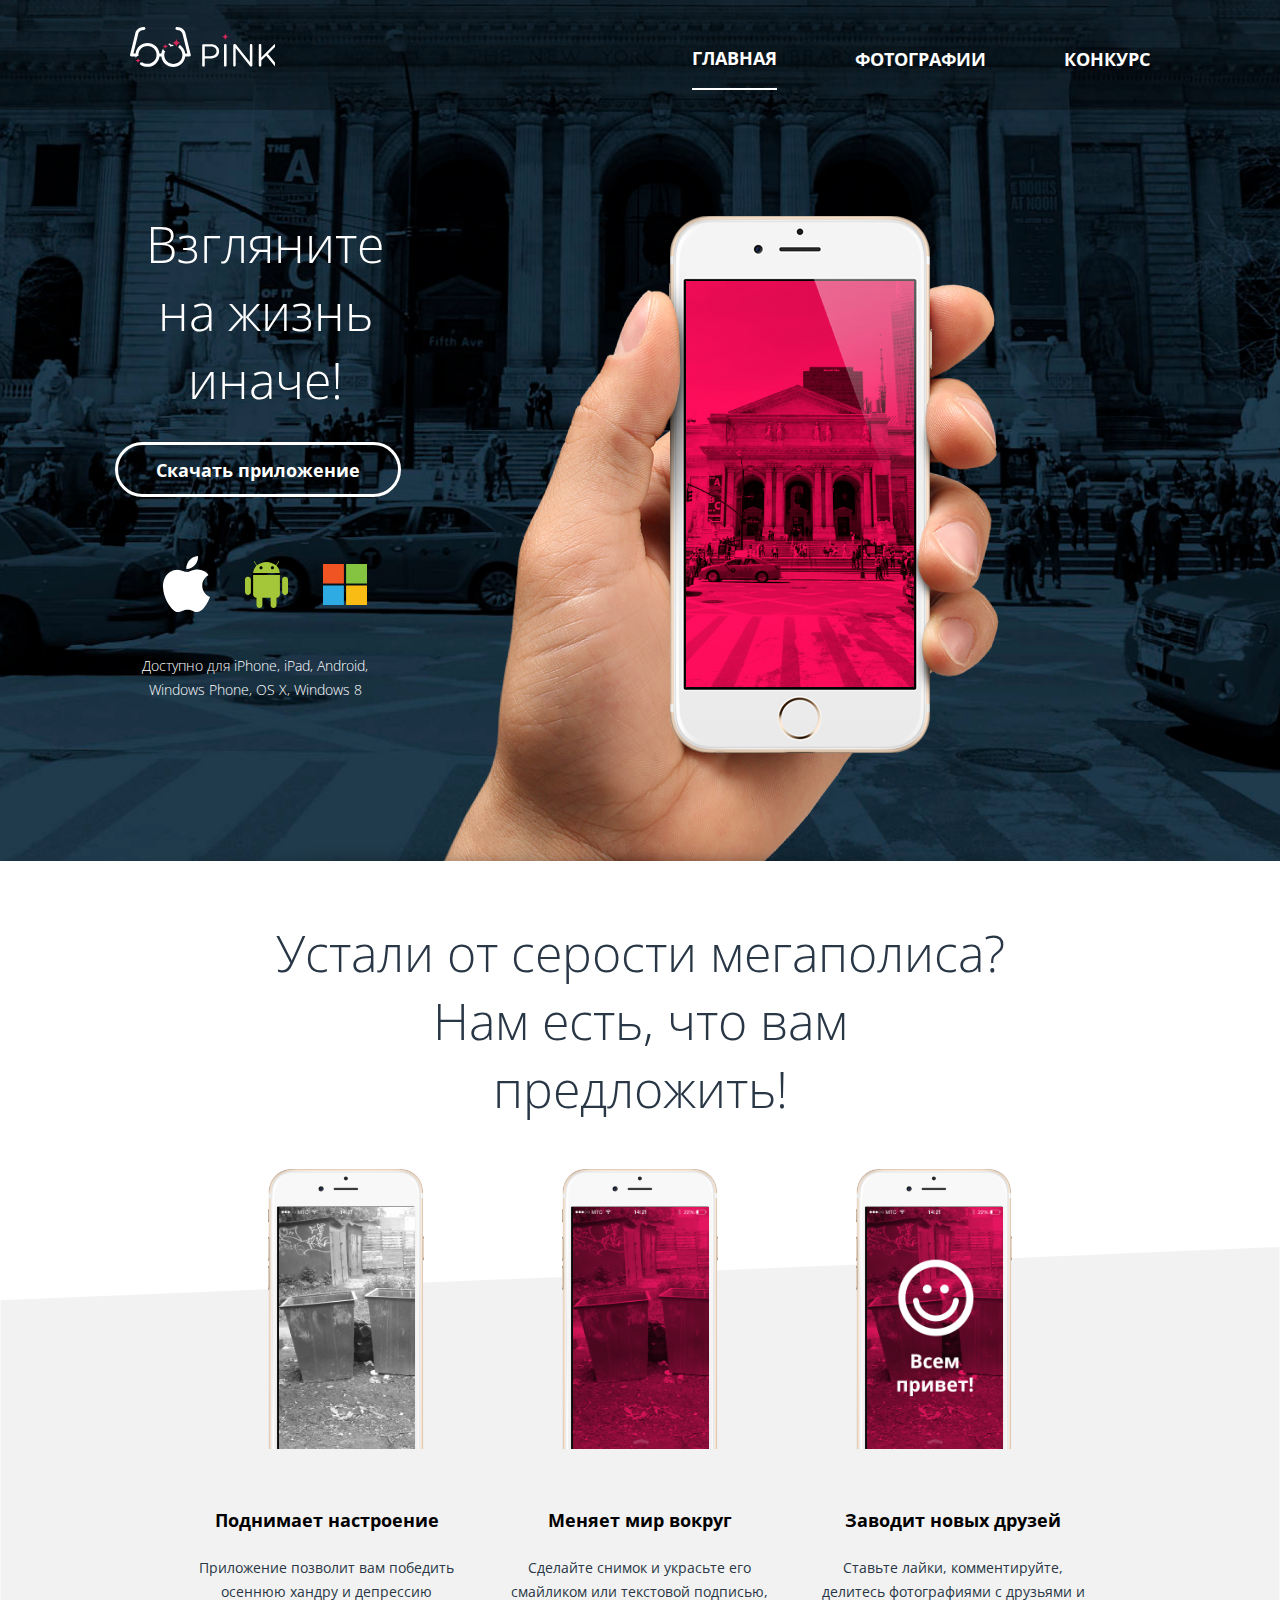
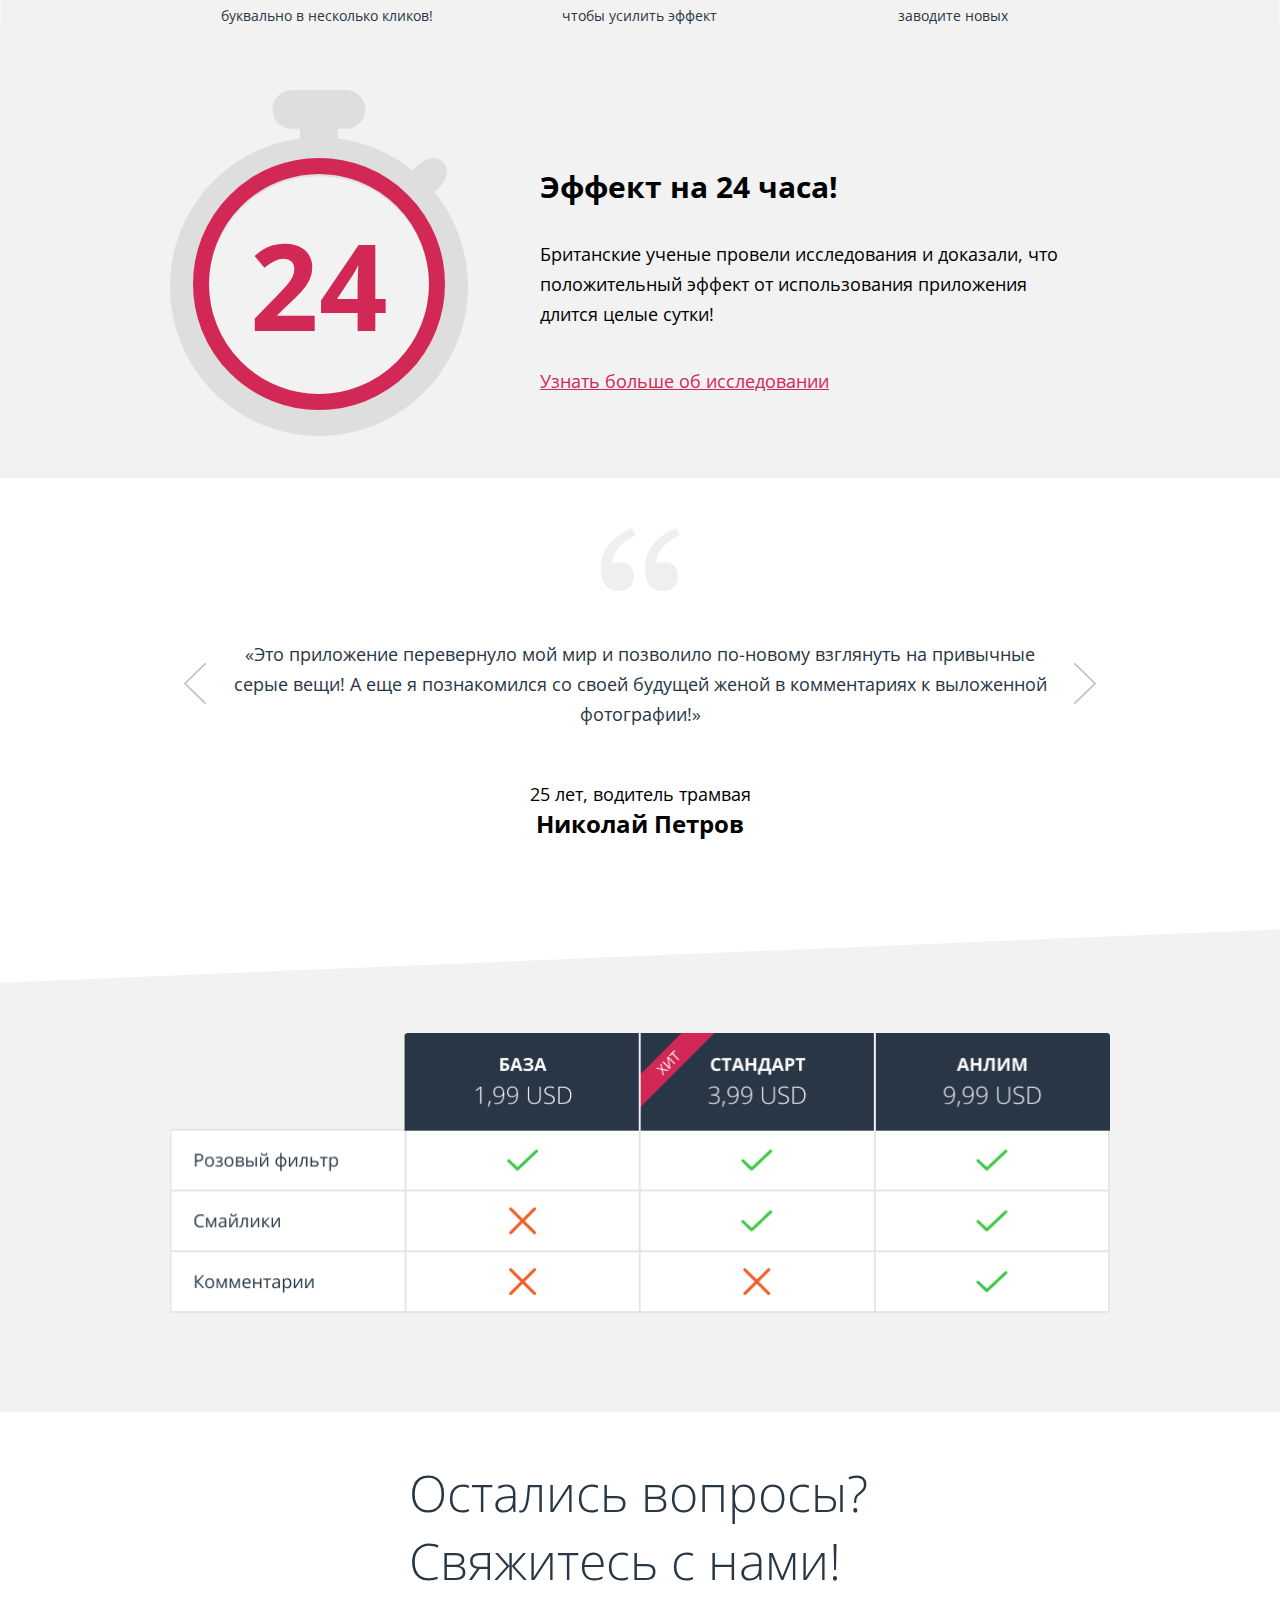
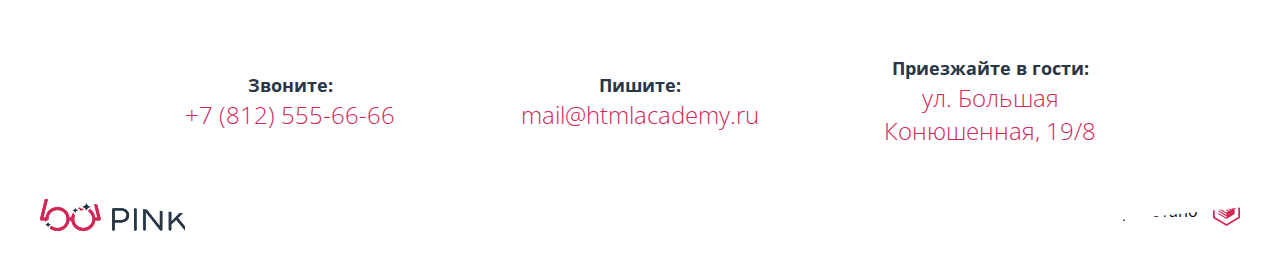
<file: index.html>
<!DOCTYPE html>
<html lang="ru">
  <head>
    <meta charset="UTF-8" />
    <meta http-equiv="X-UA-Compatible" content="IE=edge" />
    <meta name="viewport" content="width=device-width, initial-scale=1.0" />
    <title>Document</title>
    <link rel="stylesheet" href="./css/index.css" />
  </head>
  <body>
    <header class="header">
      <nav class="nav" id="nav">
        <a href="./index.html" class="nav__logo"></a>
        <div class="burger burger--open" id="openBtnBurger"></div>

        <ul class="links none" id="mobileMenu">
          <li class="links__item links__item--active">
            <a href="./index.html">главная</a>
          </li>
          <li class="links__item"><a href="./catalog.html">фотографии</a></li>
          <li class="links__item"><a href="./form.html">конкурс</a></li>
        </ul>
      </nav>

      <div class="wrapper">
        <h1 class="header__title">Взгляните на жизнь иначе!</h1>

        <div class="header__images">
          <div class="hand"></div>
          <div class="screen"></div>
        </div>

        <div class="market">
          <button class="market__btn">Скачать приложение</button>

          <ul class="market__list">
            <li class="market__item">
              <a href=""><img src="./img/market/apple.svg" alt="" /></a>
            </li>
            <li class="market__item">
              <a href=""><img src="./img/market/android.svg" alt="" /></a>
            </li>
            <li class="market__item">
              <a href=""><img src="./img/market/microsoft.svg" alt="" /></a>
            </li>
          </ul>

          <p class="market__text">
            Доступно для iPhone, iPad, Android, Windows Phone, OS X, Windows 8
          </p>
        </div>
      </div>
    </header>

    <main class="main">
      <section class="advantages">
        <div class="advantages-wrapper">
          <h2 class="advantages__title">Устали от серости мегаполиса?</h2>
          <h2 class="advantages__title">Нам есть, что вам предложить!</h2>
        </div>

        <div class="advantages__lists">
          <ul class="advantages-promo__list">
            <li class="advantages-promo__item">
              <h3 class="advantages-promo__title">Поднимает настроение</h3>
              <p class="advantages-promo__text">
                Приложение позволит вам победить осеннюю хандру и депрессию
                буквально в несколько кликов!
              </p>
            </li>

            <li class="advantages-promo__item">
              <h3 class="advantages-promo__title">Меняет мир вокруг</h3>
              <p class="advantages-promo__text">
                Сделайте снимок и украсьте его смайликом или текстовой подписью,
                чтобы усилить эффект
              </p>
            </li>

            <li class="advantages-promo__item">
              <h3 class="advantages-promo__title">Заводит новых друзей</h3>
              <p class="advantages-promo__text">
                Ставьте лайки, комментируйте, делитесь фотографиями с друзьями и
                заводите новых
              </p>
            </li>
          </ul>

          <ul class="advantages__images">
            <li class="advantages__item">
              <img src="./img/iphone.png" alt="" />
              <img
                src="./img/screens/1.png"
                alt=""
                class="advantages__screen"
              />
            </li>
            <li class="advantages__item">
              <img src="./img/iphone.png" alt="" />
              <img
                src="./img/screens/2.png"
                alt=""
                class="advantages__screen"
              />
            </li>
            <li class="advantages__item">
              <img src="./img/iphone.png" alt="" />
              <img
                src="./img/screens/3.png"
                alt=""
                class="advantages__screen"
              />
            </li>
          </ul>
        </div>
      </section>

      <section class="promo">
        <div class="promo__wrapper">
          <div class="wrapper-timer"><div class="promo__timer">24</div></div>

          <ul class="promo__list">
            <li class="promo__title">Эффект на 24 часа!</li>
            <li class="promo__text">
              Британские ученые провели исследования и доказали, что
              положительный эффект от использования приложения длится целые
              сутки!
            </li>
            <li class="promo__link">
              <a href="#">Узнать больше об исследовании</a>
            </li>
          </ul>
        </div>
      </section>

      <section class="review">
        <div class="review__wrapper">
          <div class="review__person">
            <ul>
              <li class="author author--current" data="active">
                <p class="review__description">25 лет, водитель трамвая</p>
                <h2 class="review__name">Николай Петров</h2>
              </li>
              <li class="author">
                <p class="review__description">30 лет, водитель автобуса</p>
                <h2 class="review__name">Иван Котов</h2>
              </li>
              <li class="author">
                <p class="review__description">18 лет, студент</p>
                <h2 class="review__name">Артем Шахматов</h2>
              </li>
            </ul>

            <ul class="review__list">
              <li class="review__item review__item--current" data="active">
                «Это приложение перевернуло мой мир и позволило по-новому
                взглянуть на привычные серые вещи! А еще я познакомился со своей
                будущей женой в комментариях к выложенной фотографии!»
              </li>
              <li class="review__item">Пушка бомба</li>
              <li class="review__item">
                Благодаря приложению, я встретил своего старого друга!
              </li>
            </ul>

            <div class="review__btn next"></div>
            <div class="review__btn prev"></div>
          </div>

          <ul class="slider review-slider">
            <li
              class="slider__btn review-slider__btn slider__btn--active"
              id="reviewBtn1"
            ></li>
            <li class="slider__btn review-slider__btn" id="reviewBtn2"></li>
            <li class="slider__btn review-slider__btn" id="reviewBtn3"></li>
          </ul>
        </div>
      </section>

      <section class="price">
        <div class="price__wrapper">
          <div class="price__table price__table--col2"></div>

          <ul class="price__slider slider">
            <li class="slider__btn price-slider__btn" id="sliderBtn1"></li>
            <li
              class="slider__btn price-slider__btn slider__btn--active"
              id="sliderBtn2"
            ></li>
            <li class="slider__btn price-slider__btn" id="sliderBtn3"></li>
          </ul>
        </div>
      </section>

      <section class="contacts">
        <h2 class="contacts__title">Остались вопросы? Свяжитесь с нами!</h2>

        <ul class="contacts__list">
          <li class="contacts__item contacts-item">
            <h3 class="contacts-item__title">Звоните:</h3>
            <span class="contacts-item__text">
              <a href="+7 (812) 555-66-66">+7 (812) 555-66-66</a>
            </span>
          </li>

          <li class="contacts__item">
            <h3 class="contacts-item__title">Пишите:</h3>
            <span class="contacts-item__text"
              ><a href="mail@htmlacademy.ru">mail@htmlacademy.ru</a></span
            >
          </li>

          <li class="contacts__item">
            <h3 class="contacts-item__title">Приезжайте в гости:</h3>
            <span class="contacts-item__text"
              >ул. Большая Конюшенная, 19/8</span
            >
          </li>
        </ul>

        <div class="map-container">
          <script
            type="text/javascript"
            charset="utf-8"
            async
            src="https://api-maps.yandex.ru/services/constructor/1.0/js/?um=constructor%3A13f24c9c1190fe15a80d91b20a514b426e42b83cb7afd8b2404bd4cd100e75d4&amp;width=100%25&amp;height=400&amp;lang=ru_RU&amp;scroll=true"
          ></script>

          <svg
            class="triangle"
            viewBox="0 0 320 62"
            fill="none"
            xmlns="http://www.w3.org/2000/svg"
          >
            <path d="M182 62L-418 0H782L182 62Z" fill="white" />
          </svg>
          
        </div>
      </section>
    </main>

    <footer class="footer">
      <a href="./index.html" class="footer__logo"
        ><div class="footer__logo"></div
      ></a>

      <ul class="footer__social-list">
        <li class="footer__social-item">
          <a href="#">
            <svg
              width="18"
              height="14"
              viewBox="0 0 18 14"
              xmlns="http://www.w3.org/2000/svg"
            >
              <path
                d="M11.5641 0.168904C12.2458 -0.0461515 12.9837 -0.0560928 13.6719 0.140507C14.3602 0.337107 14.9633 0.730138 15.3947 1.26319C16.1053 1.05385 16.8055 0.815959 17.5263 0.606617C17.5164 0.925848 17.4299 1.23907 17.2732 1.52372C17.1165 1.80837 16.8935 2.05738 16.6201 2.2528C16.8726 2.27877 17.1281 2.25112 17.3673 2.17197C17.6064 2.09281 17.8228 1.96424 18 1.79606C17.901 2.20987 17.6999 2.59695 17.4123 2.92708C17.1247 3.2572 16.7585 3.52144 16.3421 3.69916C16.095 9.96988 12.9748 14.1662 5.65332 13.9949H5.14874C4.70595 13.9949 0.731121 13.5667 0 12.2441C1.75201 12.4899 3.53888 12.0976 4.98398 11.1498C3.95423 10.8643 2.13158 10.7026 1.82265 8.40934C2.2108 8.54337 2.6321 8.57306 3.03776 8.49498C1.76087 7.70519 0.339817 7.0391 0.422197 4.99327C0.819634 5.29882 1.3269 5.45507 1.84325 5.43098C1.10183 5.20261 -0.24714 2.30989 0.895881 0.825474C2.82151 2.54778 4.86041 4.17493 8.48512 4.3367C8.71167 2.20522 9.68993 0.777896 11.5641 0.168904Z"
              />
            </svg>
          </a>
        </li>

        <li class="footer__social-item">
          <a href="">
            <svg
              width="9"
              height="18"
              viewBox="0 0 9 18"
              xmlns="http://www.w3.org/2000/svg"
            >
              <path
                d="M6.50865 3.19324H9V0H6.02076C2.76125 0.171067 1.59862 2.27138 2.07612 5.81626H0V9.15206H2.07612V18H6.02076V9.15206H8.97924V5.81626H6.01038C5.98962 4.81837 5.96886 3.52587 6.50865 3.19324Z"
              />
            </svg>
          </a>
        </li>

        <li class="footer__social-item">
          <a href="">
            <svg
              width="15"
              height="13"
              viewBox="0 0 15 13"
              xmlns="http://www.w3.org/2000/svg"
            >
              <path
                d="M1.83356 12.8089C1.64633 12.9278 1.42471 12.9941 1.19626 12.9996C0.967817 13.0051 0.74263 12.9495 0.548717 12.8398C0.354804 12.7301 0.200724 12.571 0.105646 12.3824C0.010569 12.1938 -0.0213097 11.984 0.0139762 11.779V1.22097C-0.0213097 1.01605 0.010569 0.806234 0.105646 0.617628C0.200724 0.429021 0.354804 0.269949 0.548717 0.1602C0.74263 0.0504516 0.967817 -0.00512927 1.19626 0.000372265C1.42471 0.0058738 1.64633 0.0722149 1.83356 0.191142L14.2333 5.69284C15.2556 6.13817 15.2556 6.86183 14.2333 7.30716L1.83356 12.8089Z"
              />
            </svg>
          </a>
        </li>
      </ul>

      <div class="footer__html-logo">
        <span>Разработано</span>
        <a href="#">
          <svg
            width="27"
            height="34"
            viewBox="0 0 27 34"
            xmlns="http://www.w3.org/2000/svg"
          >
            <path
              d="M13.6426 0.0157537L13.5 0L0 1.40733V26.0129L13.5 34L27 26.0129V1.40733L13.6426 0.0157537ZM25.2344 25.0151L13.5 31.9573L1.76561 25.0151V14.9293L13.4507 21.8451L13.4701 23.0984L5.45351 18.3548L5.44295 19.5801L13.4894 24.3885L13.5088 25.675L5.46408 20.9174L5.45351 22.1427L13.5 26.9511L21.6239 22.1182V20.8929V16.909L25.2432 14.7595L25.2344 25.0151ZM25.2344 13.4519L22.0147 15.3319L20.5325 16.2071L13.4666 12.0201L13.456 13.2454L19.4957 16.818L19.4429 16.8495L19.3126 16.9247L18.4536 17.4166L13.4666 14.4689L13.456 15.6942L17.3921 18.0222L16.4591 18.6314L16.438 18.6436L13.4666 16.902L13.456 18.1273L15.4029 19.2615L13.4155 20.4483L1.7973 13.5762L13.4349 6.61831L25.2344 13.4519ZM25.2344 12.2266L13.4401 5.31075L1.76561 12.2196V2.9897L13.5 1.76442L25.2344 2.9897V12.2266Z"
              fill=""
            />
          </svg>
        </a>
      </div>
    </footer>
  </body>
  <script src="./js/burger.js"></script>
  <script src="./js/price-slider.js"></script>
  <script src="./js/review-slider.js"></script>
</html>
</file>
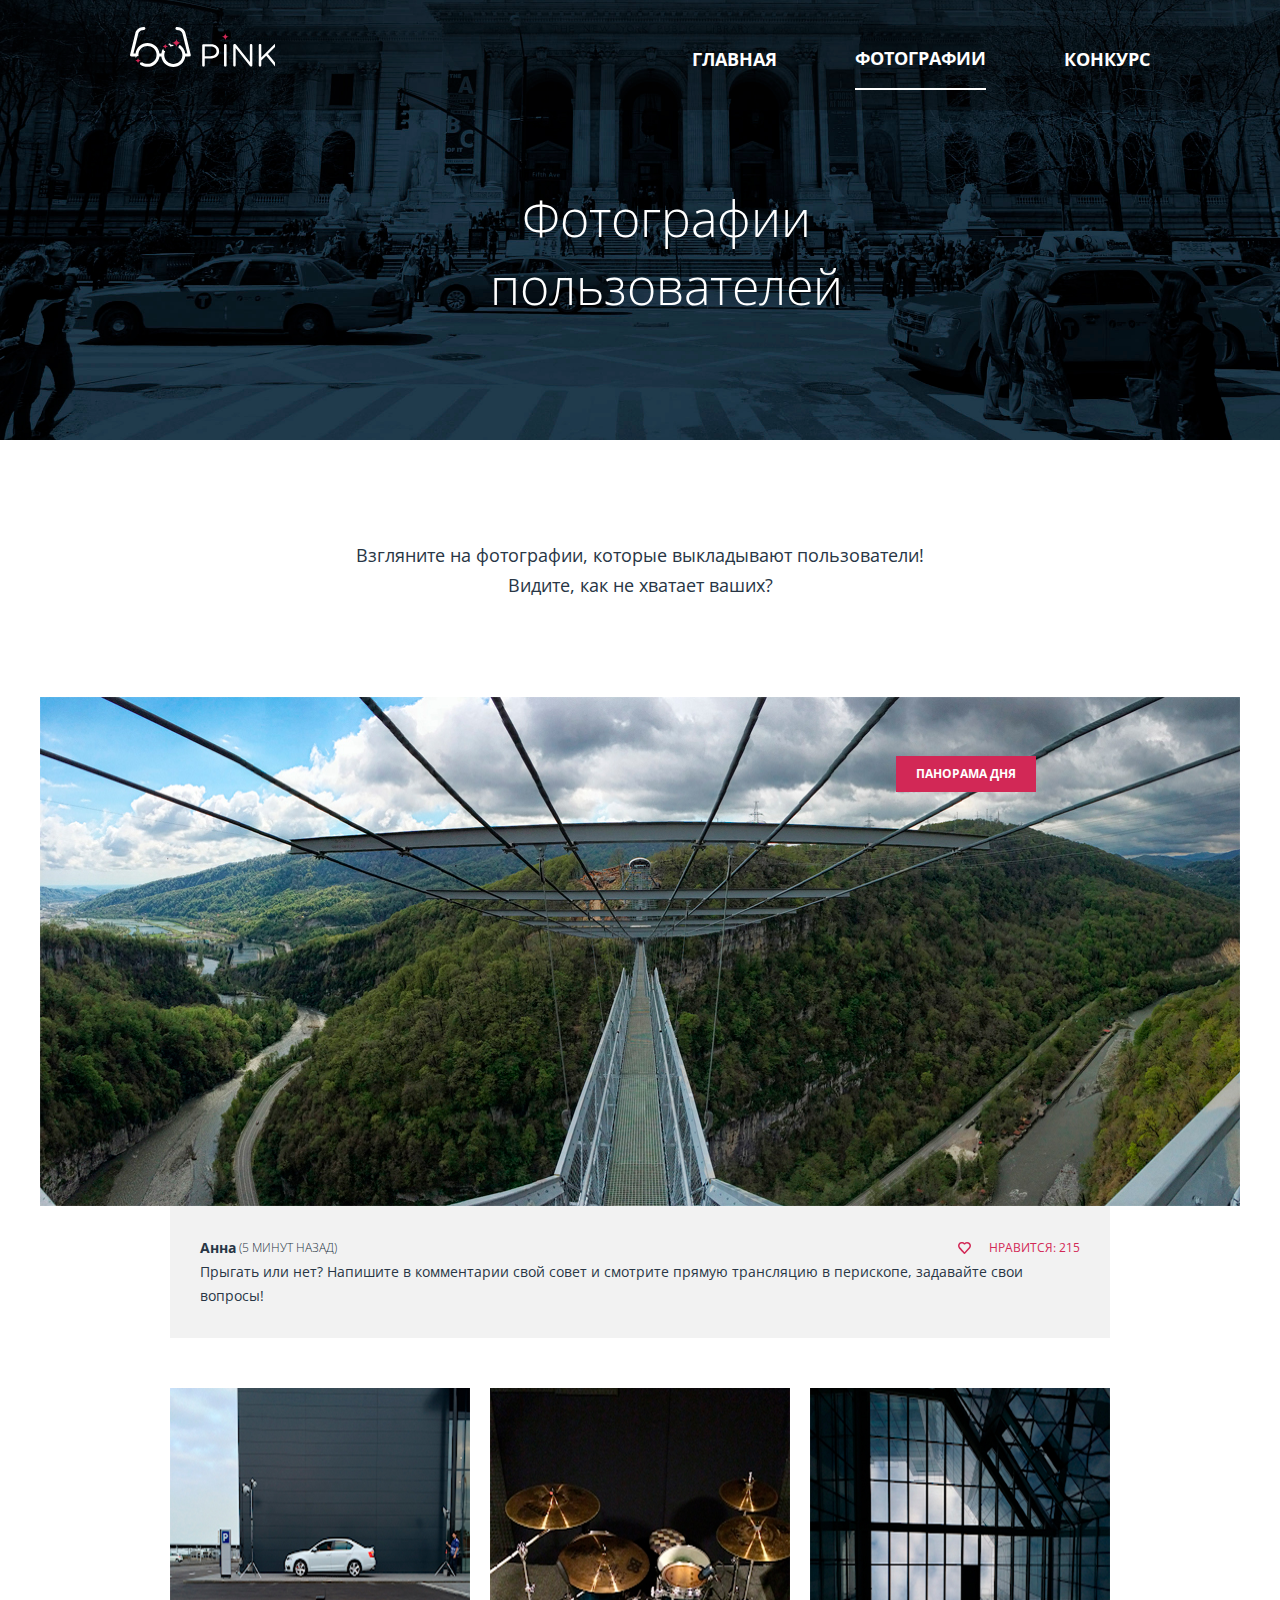
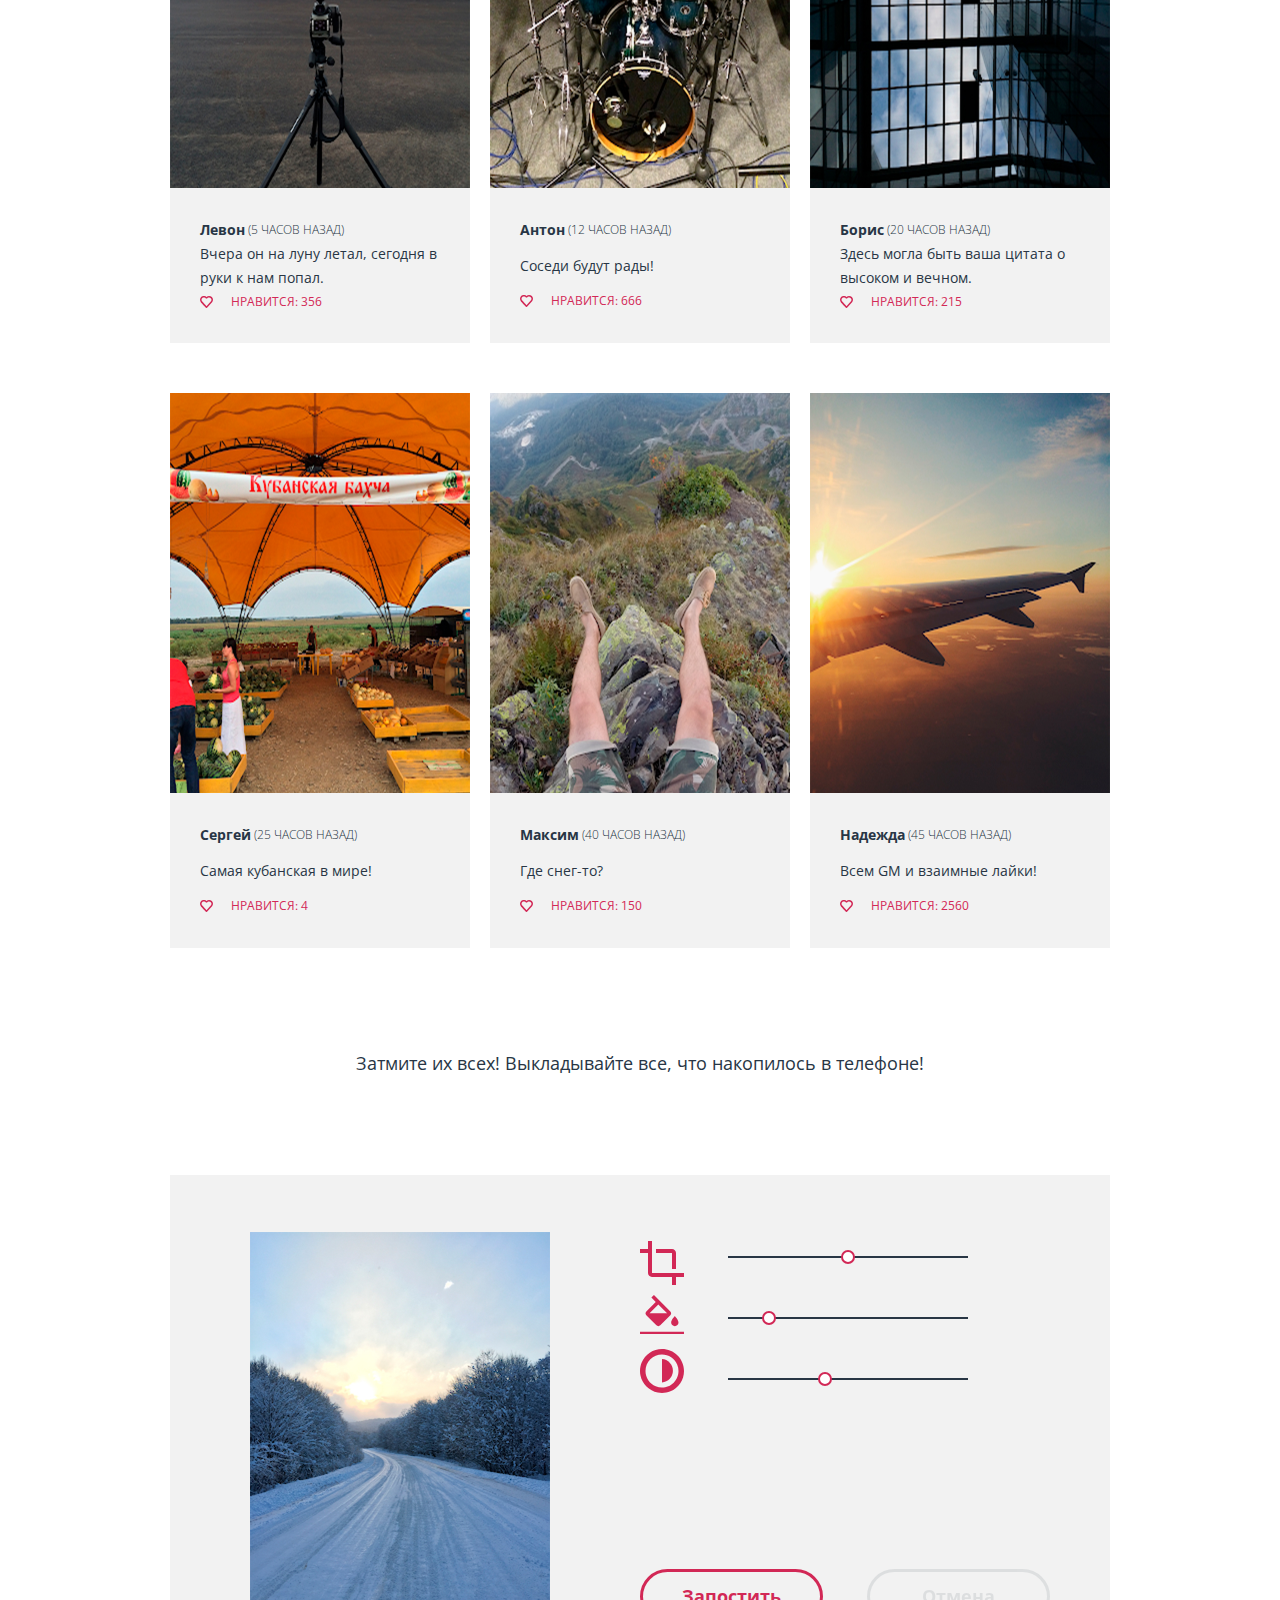
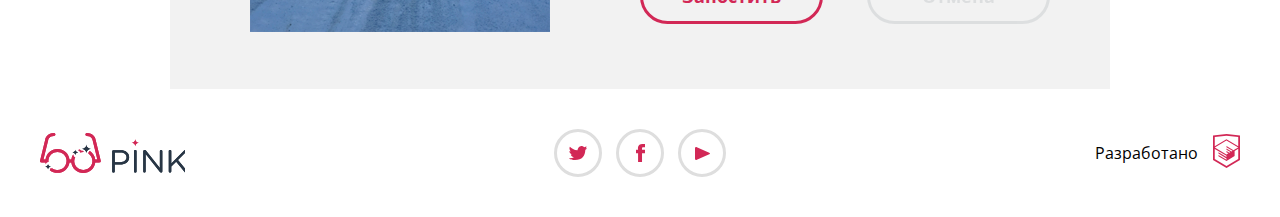
<file: catalog.html>
<!DOCTYPE html>
<html lang="ru">
  <head>
    <meta charset="UTF-8" />
    <meta http-equiv="X-UA-Compatible" content="IE=edge" />
    <meta name="viewport" content="width=device-width, initial-scale=1.0" />
    <title>Catalog</title>
    <link rel="stylesheet" href="./css/catalog.css" />
  </head>
  <body>
    <header class="header">
      <nav class="nav" id="nav">
        <a href="./index.html" class="nav__logo"></a>
        <div class="burger burger--open" id="openBtnBurger"></div>

        <ul class="links none" id="mobileMenu">
          <li class="links__item">
            <a href="./index.html">главная</a>
          </li>
          <li class="links__item links__item--active">
            <a href="./catalog.html">фотографии</a>
          </li>
          <li class="links__item"><a href="./form.html">конкурс</a></li>
        </ul>
      </nav>
      <h1 class="header__title">Фотографии пользователей</h1>
    </header>

    <main>
      <section>
        <h2 class="catalog-promo">
          Взгляните на фотографии, которые выкладывают пользователи! Видите, как
          не хватает ваших?
        </h2>
      </section>

      <section class="photos">
        <div class="photos__baner">ПАНОРАМА ДНЯ</div>

        <ul class="photos__list">
          <li class="photos__card">
            <img
              class="photos__img--top"
              src="./img/catalog/photos/panorama.png"
              alt="panorama"
            />
            <div class="wrapper-comment--top">
              <span class="line"
                ><p class="photos__name">Анна</p>
                <p class="photos__time">(5 минут назад)</p></span
              >

              <p class="photos__comment">
                Прыгать или нет? Напишите в комментарии свой совет и смотрите
                прямую трансляцию в перископе, задавайте свои вопросы!
              </p>
              <span class="line line-second"
                ><svg
                  class="like-icon"
                  width="13"
                  height="12"
                  viewBox="0 0 13 12"
                  xmlns="http://www.w3.org/2000/svg"
                >
                  <path
                    d="M6.46867 12C6.3589 12.0014 6.25012 11.9798 6.14988 11.9367C6.04963 11.8935 5.96033 11.8298 5.88815 11.75C1.95926 7.42 1.03665 6.44 0.860416 6.17C0.307088 5.49497 0.00416162 4.66056 0 3.8C0.00441359 3.07425 0.223059 2.36473 0.63034 1.7545C1.03762 1.14428 1.61668 0.658598 2.29973 0.354328C2.98278 0.0500576 3.74155 -0.0602132 4.48721 0.036425C5.23287 0.133063 5.93456 0.432611 6.51014 0.9C7.22774 0.319491 8.13412 0.00090711 9.07066 0C10.1136 0.00264761 11.1129 0.404172 11.8494 1.11652C12.5859 1.82888 12.9995 2.79391 12.9995 3.8C13.014 4.67715 12.6845 5.5272 12.0769 6.18L7.03883 11.74C6.9678 11.8185 6.88016 11.8814 6.78182 11.9246C6.68348 11.9677 6.5767 11.99 6.46867 11.99V12ZM2.07329 5.28C2.29099 5.54 4.63381 8.12 6.46867 10.14L10.947 5.2C11.3073 4.81798 11.5005 4.3163 11.486 3.8C11.486 3.18205 11.2316 2.5894 10.7786 2.15244C10.3256 1.71548 9.71126 1.47 9.07066 1.47C8.69007 1.47297 8.31512 1.55909 7.97398 1.7219C7.63285 1.8847 7.33439 2.11996 7.10103 2.41C7.02566 2.49603 6.9321 2.56553 6.82661 2.61382C6.72113 2.66211 6.60615 2.68809 6.48941 2.69C6.37337 2.68847 6.25936 2.6605 6.15667 2.60836C6.05398 2.55622 5.96552 2.4814 5.89852 2.39C5.66784 2.10104 5.37087 1.86758 5.03093 1.70796C4.69099 1.54833 4.31732 1.46688 3.93926 1.47C3.48505 1.47534 3.04153 1.6036 2.65919 1.84016C2.27684 2.07673 1.97103 2.41211 1.77658 2.8081C1.58213 3.2041 1.50684 3.64481 1.5593 4.08006C1.61176 4.51531 1.78985 4.9276 2.07329 5.27V5.28Z"
                    fill="#D22856"
                  />
                </svg>
                <p class="photos__likes">Нравится: 215</p></span
              >
            </div>
          </li>

          <li class="photos__card">
            <img
              class="photos__img"
              src="./img/catalog/photos/1.png"
              alt="first photo"
            />
            <div class="wrapper-comment">
              <span class="line"
                ><p class="photos__name">Левон</p>
                <p class="photos__time">(5 часов назад)</p></span
              >

              <p class="photos__comment">
                Вчера он на луну летал, сегодня в руки к нам попал.
              </p>
              <span class="line"
                ><svg
                  class="like-icon"
                  width="13"
                  height="12"
                  viewBox="0 0 13 12"
                  xmlns="http://www.w3.org/2000/svg"
                >
                  <path
                    d="M6.46867 12C6.3589 12.0014 6.25012 11.9798 6.14988 11.9367C6.04963 11.8935 5.96033 11.8298 5.88815 11.75C1.95926 7.42 1.03665 6.44 0.860416 6.17C0.307088 5.49497 0.00416162 4.66056 0 3.8C0.00441359 3.07425 0.223059 2.36473 0.63034 1.7545C1.03762 1.14428 1.61668 0.658598 2.29973 0.354328C2.98278 0.0500576 3.74155 -0.0602132 4.48721 0.036425C5.23287 0.133063 5.93456 0.432611 6.51014 0.9C7.22774 0.319491 8.13412 0.00090711 9.07066 0C10.1136 0.00264761 11.1129 0.404172 11.8494 1.11652C12.5859 1.82888 12.9995 2.79391 12.9995 3.8C13.014 4.67715 12.6845 5.5272 12.0769 6.18L7.03883 11.74C6.9678 11.8185 6.88016 11.8814 6.78182 11.9246C6.68348 11.9677 6.5767 11.99 6.46867 11.99V12ZM2.07329 5.28C2.29099 5.54 4.63381 8.12 6.46867 10.14L10.947 5.2C11.3073 4.81798 11.5005 4.3163 11.486 3.8C11.486 3.18205 11.2316 2.5894 10.7786 2.15244C10.3256 1.71548 9.71126 1.47 9.07066 1.47C8.69007 1.47297 8.31512 1.55909 7.97398 1.7219C7.63285 1.8847 7.33439 2.11996 7.10103 2.41C7.02566 2.49603 6.9321 2.56553 6.82661 2.61382C6.72113 2.66211 6.60615 2.68809 6.48941 2.69C6.37337 2.68847 6.25936 2.6605 6.15667 2.60836C6.05398 2.55622 5.96552 2.4814 5.89852 2.39C5.66784 2.10104 5.37087 1.86758 5.03093 1.70796C4.69099 1.54833 4.31732 1.46688 3.93926 1.47C3.48505 1.47534 3.04153 1.6036 2.65919 1.84016C2.27684 2.07673 1.97103 2.41211 1.77658 2.8081C1.58213 3.2041 1.50684 3.64481 1.5593 4.08006C1.61176 4.51531 1.78985 4.9276 2.07329 5.27V5.28Z"
                    fill="#D22856"
                  />
                </svg>
                <p class="photos__likes">Нравится: 356</p></span
              >
            </div>
          </li>

          <li class="photos__card">
            <img
              class="photos__img"
              src="./img/catalog/photos/2.png"
              alt="second photo"
            />
            <div class="wrapper-comment">
              <span class="line"
                ><p class="photos__name">Антон</p>
                <p class="photos__time">(12 часов назад)</p></span
              >

              <p class="photos__comment">Соседи будут рады!</p>
              <span class="line"
                ><svg
                  class="like-icon"
                  width="13"
                  height="12"
                  viewBox="0 0 13 12"
                  xmlns="http://www.w3.org/2000/svg"
                >
                  <path
                    d="M6.46867 12C6.3589 12.0014 6.25012 11.9798 6.14988 11.9367C6.04963 11.8935 5.96033 11.8298 5.88815 11.75C1.95926 7.42 1.03665 6.44 0.860416 6.17C0.307088 5.49497 0.00416162 4.66056 0 3.8C0.00441359 3.07425 0.223059 2.36473 0.63034 1.7545C1.03762 1.14428 1.61668 0.658598 2.29973 0.354328C2.98278 0.0500576 3.74155 -0.0602132 4.48721 0.036425C5.23287 0.133063 5.93456 0.432611 6.51014 0.9C7.22774 0.319491 8.13412 0.00090711 9.07066 0C10.1136 0.00264761 11.1129 0.404172 11.8494 1.11652C12.5859 1.82888 12.9995 2.79391 12.9995 3.8C13.014 4.67715 12.6845 5.5272 12.0769 6.18L7.03883 11.74C6.9678 11.8185 6.88016 11.8814 6.78182 11.9246C6.68348 11.9677 6.5767 11.99 6.46867 11.99V12ZM2.07329 5.28C2.29099 5.54 4.63381 8.12 6.46867 10.14L10.947 5.2C11.3073 4.81798 11.5005 4.3163 11.486 3.8C11.486 3.18205 11.2316 2.5894 10.7786 2.15244C10.3256 1.71548 9.71126 1.47 9.07066 1.47C8.69007 1.47297 8.31512 1.55909 7.97398 1.7219C7.63285 1.8847 7.33439 2.11996 7.10103 2.41C7.02566 2.49603 6.9321 2.56553 6.82661 2.61382C6.72113 2.66211 6.60615 2.68809 6.48941 2.69C6.37337 2.68847 6.25936 2.6605 6.15667 2.60836C6.05398 2.55622 5.96552 2.4814 5.89852 2.39C5.66784 2.10104 5.37087 1.86758 5.03093 1.70796C4.69099 1.54833 4.31732 1.46688 3.93926 1.47C3.48505 1.47534 3.04153 1.6036 2.65919 1.84016C2.27684 2.07673 1.97103 2.41211 1.77658 2.8081C1.58213 3.2041 1.50684 3.64481 1.5593 4.08006C1.61176 4.51531 1.78985 4.9276 2.07329 5.27V5.28Z"
                    fill="#D22856"
                  />
                </svg>
                <p class="photos__likes">Нравится: 666</p></span
              >
            </div>
          </li>

          <li class="photos__card">
            <img
              class="photos__img"
              src="./img/catalog/photos/3.png"
              alt="third photo"
            />
            <div class="wrapper-comment">
              <span class="line"
                ><p class="photos__name">Борис</p>
                <p class="photos__time">(20 часов назад)</p></span
              >

              <p class="photos__comment">
                Здесь могла быть ваша цитата о высоком и вечном.
              </p>
              <span class="line"
                ><svg
                  class="like-icon"
                  width="13"
                  height="12"
                  viewBox="0 0 13 12"
                  xmlns="http://www.w3.org/2000/svg"
                >
                  <path
                    d="M6.46867 12C6.3589 12.0014 6.25012 11.9798 6.14988 11.9367C6.04963 11.8935 5.96033 11.8298 5.88815 11.75C1.95926 7.42 1.03665 6.44 0.860416 6.17C0.307088 5.49497 0.00416162 4.66056 0 3.8C0.00441359 3.07425 0.223059 2.36473 0.63034 1.7545C1.03762 1.14428 1.61668 0.658598 2.29973 0.354328C2.98278 0.0500576 3.74155 -0.0602132 4.48721 0.036425C5.23287 0.133063 5.93456 0.432611 6.51014 0.9C7.22774 0.319491 8.13412 0.00090711 9.07066 0C10.1136 0.00264761 11.1129 0.404172 11.8494 1.11652C12.5859 1.82888 12.9995 2.79391 12.9995 3.8C13.014 4.67715 12.6845 5.5272 12.0769 6.18L7.03883 11.74C6.9678 11.8185 6.88016 11.8814 6.78182 11.9246C6.68348 11.9677 6.5767 11.99 6.46867 11.99V12ZM2.07329 5.28C2.29099 5.54 4.63381 8.12 6.46867 10.14L10.947 5.2C11.3073 4.81798 11.5005 4.3163 11.486 3.8C11.486 3.18205 11.2316 2.5894 10.7786 2.15244C10.3256 1.71548 9.71126 1.47 9.07066 1.47C8.69007 1.47297 8.31512 1.55909 7.97398 1.7219C7.63285 1.8847 7.33439 2.11996 7.10103 2.41C7.02566 2.49603 6.9321 2.56553 6.82661 2.61382C6.72113 2.66211 6.60615 2.68809 6.48941 2.69C6.37337 2.68847 6.25936 2.6605 6.15667 2.60836C6.05398 2.55622 5.96552 2.4814 5.89852 2.39C5.66784 2.10104 5.37087 1.86758 5.03093 1.70796C4.69099 1.54833 4.31732 1.46688 3.93926 1.47C3.48505 1.47534 3.04153 1.6036 2.65919 1.84016C2.27684 2.07673 1.97103 2.41211 1.77658 2.8081C1.58213 3.2041 1.50684 3.64481 1.5593 4.08006C1.61176 4.51531 1.78985 4.9276 2.07329 5.27V5.28Z"
                    fill="#D22856"
                  />
                </svg>
                <p class="photos__likes">Нравится: 215</p></span
              >
            </div>
          </li>

          <li class="photos__card">
            <img
              class="photos__img"
              src="./img/catalog/photos/4.png"
              alt="fourth photo"
            />
            <div class="wrapper-comment">
              <span class="line"
                ><p class="photos__name">Сергей</p>
                <p class="photos__time">(25 часов назад)</p></span
              >

              <p class="photos__comment">Самая кубанская в мире!</p>
              <span class="line"
                ><svg
                  class="like-icon"
                  width="13"
                  height="12"
                  viewBox="0 0 13 12"
                  xmlns="http://www.w3.org/2000/svg"
                >
                  <path
                    d="M6.46867 12C6.3589 12.0014 6.25012 11.9798 6.14988 11.9367C6.04963 11.8935 5.96033 11.8298 5.88815 11.75C1.95926 7.42 1.03665 6.44 0.860416 6.17C0.307088 5.49497 0.00416162 4.66056 0 3.8C0.00441359 3.07425 0.223059 2.36473 0.63034 1.7545C1.03762 1.14428 1.61668 0.658598 2.29973 0.354328C2.98278 0.0500576 3.74155 -0.0602132 4.48721 0.036425C5.23287 0.133063 5.93456 0.432611 6.51014 0.9C7.22774 0.319491 8.13412 0.00090711 9.07066 0C10.1136 0.00264761 11.1129 0.404172 11.8494 1.11652C12.5859 1.82888 12.9995 2.79391 12.9995 3.8C13.014 4.67715 12.6845 5.5272 12.0769 6.18L7.03883 11.74C6.9678 11.8185 6.88016 11.8814 6.78182 11.9246C6.68348 11.9677 6.5767 11.99 6.46867 11.99V12ZM2.07329 5.28C2.29099 5.54 4.63381 8.12 6.46867 10.14L10.947 5.2C11.3073 4.81798 11.5005 4.3163 11.486 3.8C11.486 3.18205 11.2316 2.5894 10.7786 2.15244C10.3256 1.71548 9.71126 1.47 9.07066 1.47C8.69007 1.47297 8.31512 1.55909 7.97398 1.7219C7.63285 1.8847 7.33439 2.11996 7.10103 2.41C7.02566 2.49603 6.9321 2.56553 6.82661 2.61382C6.72113 2.66211 6.60615 2.68809 6.48941 2.69C6.37337 2.68847 6.25936 2.6605 6.15667 2.60836C6.05398 2.55622 5.96552 2.4814 5.89852 2.39C5.66784 2.10104 5.37087 1.86758 5.03093 1.70796C4.69099 1.54833 4.31732 1.46688 3.93926 1.47C3.48505 1.47534 3.04153 1.6036 2.65919 1.84016C2.27684 2.07673 1.97103 2.41211 1.77658 2.8081C1.58213 3.2041 1.50684 3.64481 1.5593 4.08006C1.61176 4.51531 1.78985 4.9276 2.07329 5.27V5.28Z"
                    fill="#D22856"
                  />
                </svg>
                <p class="photos__likes">Нравится: 4</p></span
              >
            </div>
          </li>

          <li class="photos__card">
            <img
              class="photos__img"
              src="./img/catalog/photos/5.png"
              alt="fifth photo"
            />
            <div class="wrapper-comment">
              <span class="line"
                ><p class="photos__name">Максим</p>
                <p class="photos__time">(40 часов назад)</p></span
              >

              <p class="photos__comment">Где снег-то?</p>
              <span class="line"
                ><svg
                  class="like-icon"
                  width="13"
                  height="12"
                  viewBox="0 0 13 12"
                  xmlns="http://www.w3.org/2000/svg"
                >
                  <path
                    d="M6.46867 12C6.3589 12.0014 6.25012 11.9798 6.14988 11.9367C6.04963 11.8935 5.96033 11.8298 5.88815 11.75C1.95926 7.42 1.03665 6.44 0.860416 6.17C0.307088 5.49497 0.00416162 4.66056 0 3.8C0.00441359 3.07425 0.223059 2.36473 0.63034 1.7545C1.03762 1.14428 1.61668 0.658598 2.29973 0.354328C2.98278 0.0500576 3.74155 -0.0602132 4.48721 0.036425C5.23287 0.133063 5.93456 0.432611 6.51014 0.9C7.22774 0.319491 8.13412 0.00090711 9.07066 0C10.1136 0.00264761 11.1129 0.404172 11.8494 1.11652C12.5859 1.82888 12.9995 2.79391 12.9995 3.8C13.014 4.67715 12.6845 5.5272 12.0769 6.18L7.03883 11.74C6.9678 11.8185 6.88016 11.8814 6.78182 11.9246C6.68348 11.9677 6.5767 11.99 6.46867 11.99V12ZM2.07329 5.28C2.29099 5.54 4.63381 8.12 6.46867 10.14L10.947 5.2C11.3073 4.81798 11.5005 4.3163 11.486 3.8C11.486 3.18205 11.2316 2.5894 10.7786 2.15244C10.3256 1.71548 9.71126 1.47 9.07066 1.47C8.69007 1.47297 8.31512 1.55909 7.97398 1.7219C7.63285 1.8847 7.33439 2.11996 7.10103 2.41C7.02566 2.49603 6.9321 2.56553 6.82661 2.61382C6.72113 2.66211 6.60615 2.68809 6.48941 2.69C6.37337 2.68847 6.25936 2.6605 6.15667 2.60836C6.05398 2.55622 5.96552 2.4814 5.89852 2.39C5.66784 2.10104 5.37087 1.86758 5.03093 1.70796C4.69099 1.54833 4.31732 1.46688 3.93926 1.47C3.48505 1.47534 3.04153 1.6036 2.65919 1.84016C2.27684 2.07673 1.97103 2.41211 1.77658 2.8081C1.58213 3.2041 1.50684 3.64481 1.5593 4.08006C1.61176 4.51531 1.78985 4.9276 2.07329 5.27V5.28Z"
                    fill="#D22856"
                  />
                </svg>
                <p class="photos__likes">Нравится: 150</p></span
              >
            </div>
          </li>

          <li class="photos__card">
            <img
              class="photos__img"
              src="./img/catalog/photos/6.png"
              alt="sixth photo"
            />
            <div class="wrapper-comment">
              <span class="line"
                ><p class="photos__name">Надежда</p>
                <p class="photos__time">(45 часов назад)</p></span
              >

              <p class="photos__comment">Всем GM и взаимные лайки!</p>
              <span class="line"
                ><svg
                  class="like-icon"
                  width="13"
                  height="12"
                  viewBox="0 0 13 12"
                  xmlns="http://www.w3.org/2000/svg"
                >
                  <path
                    d="M6.46867 12C6.3589 12.0014 6.25012 11.9798 6.14988 11.9367C6.04963 11.8935 5.96033 11.8298 5.88815 11.75C1.95926 7.42 1.03665 6.44 0.860416 6.17C0.307088 5.49497 0.00416162 4.66056 0 3.8C0.00441359 3.07425 0.223059 2.36473 0.63034 1.7545C1.03762 1.14428 1.61668 0.658598 2.29973 0.354328C2.98278 0.0500576 3.74155 -0.0602132 4.48721 0.036425C5.23287 0.133063 5.93456 0.432611 6.51014 0.9C7.22774 0.319491 8.13412 0.00090711 9.07066 0C10.1136 0.00264761 11.1129 0.404172 11.8494 1.11652C12.5859 1.82888 12.9995 2.79391 12.9995 3.8C13.014 4.67715 12.6845 5.5272 12.0769 6.18L7.03883 11.74C6.9678 11.8185 6.88016 11.8814 6.78182 11.9246C6.68348 11.9677 6.5767 11.99 6.46867 11.99V12ZM2.07329 5.28C2.29099 5.54 4.63381 8.12 6.46867 10.14L10.947 5.2C11.3073 4.81798 11.5005 4.3163 11.486 3.8C11.486 3.18205 11.2316 2.5894 10.7786 2.15244C10.3256 1.71548 9.71126 1.47 9.07066 1.47C8.69007 1.47297 8.31512 1.55909 7.97398 1.7219C7.63285 1.8847 7.33439 2.11996 7.10103 2.41C7.02566 2.49603 6.9321 2.56553 6.82661 2.61382C6.72113 2.66211 6.60615 2.68809 6.48941 2.69C6.37337 2.68847 6.25936 2.6605 6.15667 2.60836C6.05398 2.55622 5.96552 2.4814 5.89852 2.39C5.66784 2.10104 5.37087 1.86758 5.03093 1.70796C4.69099 1.54833 4.31732 1.46688 3.93926 1.47C3.48505 1.47534 3.04153 1.6036 2.65919 1.84016C2.27684 2.07673 1.97103 2.41211 1.77658 2.8081C1.58213 3.2041 1.50684 3.64481 1.5593 4.08006C1.61176 4.51531 1.78985 4.9276 2.07329 5.27V5.28Z"
                    fill="#D22856"
                  />
                </svg>
                <p class="photos__likes">Нравится: 2560</p></span
              >
            </div>
          </li>
        </ul>
      </section>

      <section>
        <h2 class="catalog-promo">
          Затмите их всех! Выкладывайте все, что накопилось в телефоне!
        </h2>
      </section>

      <section class="editor-photo">
        <div class="editor-photo__wrapper">
          <div class="editor-photo__img" id="currentImg"></div>
          
          

          <div>
            <div class="wrapper-filters">
              <ul class="editor-photo__filters">
                <li class="editor-photo__filter editor-photo__filter--current" id="edPhFilter1">
                  <svg
                  
                    viewBox="0 0 44 44"
                    xmlns="http://www.w3.org/2000/svg"
                  >
                    <path
                      d="M32 28H36V12C36 10.9391 35.5786 9.92172 34.8284 9.17157C34.0783 8.42143 33.0609 8 32 8H16V12H32V28ZM12 32V0H8V8H0V12H8V32C8 33.0609 8.42143 34.0783 9.17157 34.8284C9.92172 35.5786 10.9391 36 12 36H32V44H36V36H44V32H12Z"
                      fill=""
                    />
                  </svg>
                </li>

                <li class="editor-photo__filter" id="edPhFilter2">
                  <svg

                    viewBox="0 0 48 43"
                    xmlns="http://www.w3.org/2000/svg"
                  >
                    <path
                      d="M33.12 17.88L15.24 0L12.41 2.83L17.17 7.59L6.88 17.88C6.3182 18.4425 6.00264 19.205 6.00264 20C6.00264 20.795 6.3182 21.5575 6.88 22.12L17.88 33.12C18.4425 33.6818 19.205 33.9974 20 33.9974C20.795 33.9974 21.5575 33.6818 22.12 33.12L33.12 22.12C33.6818 21.5575 33.9974 20.795 33.9974 20C33.9974 19.205 33.6818 18.4425 33.12 17.88ZM10.41 20L20 10.42L29.59 20H10.41ZM38 23C38 23 34 27.33 34 30C34 31.0609 34.4214 32.0783 35.1716 32.8284C35.9217 33.5786 36.9391 34 38 34C39.0609 34 40.0783 33.5786 40.8284 32.8284C41.5786 32.0783 42 31.0609 42 30C42 27.33 38 23 38 23Z"
                      fill=""
                    />
                    <path d="M48 40H0V43H48V40Z" fill="" />
                  </svg>
                </li>

                <li class="editor-photo__filter" id="edPhFilter3">
                  <svg

                    viewBox="0 0 32 32"
                    xmlns="http://www.w3.org/2000/svg"
                  >
                    <path
                      d="M16 4C18.3734 4 20.6935 4.70379 22.6669 6.02236C24.6402 7.34094 26.1783 9.21509 27.0866 11.4078C27.9948 13.6005 28.2325 16.0133 27.7694 18.3411C27.3064 20.6689 26.1635 22.8071 24.4853 24.4853C22.8071 26.1635 20.6689 27.3064 18.3411 27.7694C16.0133 28.2324 13.6005 27.9948 11.4078 27.0866C9.21509 26.1783 7.34095 24.6402 6.02237 22.6668C4.70379 20.6935 4.00001 18.3734 4.00001 16C4.00001 12.8174 5.26429 9.76515 7.51473 7.51472C9.76516 5.26428 12.8174 4 16 4ZM16 0C12.8355 0 9.74207 0.938384 7.11088 2.69649C4.4797 4.45459 2.42894 6.95345 1.21793 9.87706C0.0069325 12.8007 -0.309921 16.0177 0.307443 19.1214C0.924806 22.2251 2.44866 25.0761 4.6863 27.3137C6.92394 29.5513 9.77487 31.0752 12.8786 31.6926C15.9823 32.3099 19.1993 31.9931 22.1229 30.7821C25.0466 29.5711 27.5454 27.5203 29.3035 24.8891C31.0616 22.2579 32 19.1645 32 16C32 11.7565 30.3143 7.68687 27.3137 4.68629C24.3131 1.68571 20.2435 0 16 0Z"
                      fill=""
                    />
                    <path
                      d="M16 24.29C18.1536 24.1422 20.1708 23.1824 21.644 21.6046C23.1172 20.0268 23.9366 17.9486 23.9366 15.79C23.9366 13.6314 23.1172 11.5532 21.644 9.97538C20.1708 8.39759 18.1536 7.43782 16 7.29"
                      fill=""
                    />
                  </svg>
                </li>
              </ul>

              <ul class="editor-photo__inputs">
                <li class="editor-photo__input editor-photo__input--active" id="edPhINput1">
                  <input type="range" value="100" min="50" max="150" id="crop" />
                </li>

                <li class="editor-photo__input" id="edPhINput2">
                  <input type="range" value="15" min="0" max="100" id="fill"/>
                </li>

                <li class="editor-photo__input" id="edPhINput3">
                  <input type="range" value="100" step="10" min="0" max="250" id="contrast"/>
                </li>
              </ul>
            </div>

            <ul class="editor-photo__btns">
              <li class="editor-photo__btn">
                <button class="btn btn-post">Запостить</button>
              </li>
              <li class="editor-photo__btn">
                <button class="btn btn-cancel">Отмена</button>
              </li>
            </ul>
          </div>
        </div>
      </section>
    </main>

    <footer class="footer">
      <a href="./index.html" class="footer__logo"
        ><div class="footer__logo"></div
      ></a>
      <ul class="footer__social-list">
        <li class="footer__social-item">
          <a href="#">
            <svg
              width="18"
              height="14"
              viewBox="0 0 18 14"
              xmlns="http://www.w3.org/2000/svg"
            >
              <path
                d="M11.5641 0.168904C12.2458 -0.0461515 12.9837 -0.0560928 13.6719 0.140507C14.3602 0.337107 14.9633 0.730138 15.3947 1.26319C16.1053 1.05385 16.8055 0.815959 17.5263 0.606617C17.5164 0.925848 17.4299 1.23907 17.2732 1.52372C17.1165 1.80837 16.8935 2.05738 16.6201 2.2528C16.8726 2.27877 17.1281 2.25112 17.3673 2.17197C17.6064 2.09281 17.8228 1.96424 18 1.79606C17.901 2.20987 17.6999 2.59695 17.4123 2.92708C17.1247 3.2572 16.7585 3.52144 16.3421 3.69916C16.095 9.96988 12.9748 14.1662 5.65332 13.9949H5.14874C4.70595 13.9949 0.731121 13.5667 0 12.2441C1.75201 12.4899 3.53888 12.0976 4.98398 11.1498C3.95423 10.8643 2.13158 10.7026 1.82265 8.40934C2.2108 8.54337 2.6321 8.57306 3.03776 8.49498C1.76087 7.70519 0.339817 7.0391 0.422197 4.99327C0.819634 5.29882 1.3269 5.45507 1.84325 5.43098C1.10183 5.20261 -0.24714 2.30989 0.895881 0.825474C2.82151 2.54778 4.86041 4.17493 8.48512 4.3367C8.71167 2.20522 9.68993 0.777896 11.5641 0.168904Z"
              />
            </svg>
          </a>
        </li>

        <li class="footer__social-item">
          <a href="">
            <svg
              width="9"
              height="18"
              viewBox="0 0 9 18"
              xmlns="http://www.w3.org/2000/svg"
            >
              <path
                d="M6.50865 3.19324H9V0H6.02076C2.76125 0.171067 1.59862 2.27138 2.07612 5.81626H0V9.15206H2.07612V18H6.02076V9.15206H8.97924V5.81626H6.01038C5.98962 4.81837 5.96886 3.52587 6.50865 3.19324Z"
              />
            </svg>
          </a>
        </li>

        <li class="footer__social-item">
          <a href="">
            <svg
              width="15"
              height="13"
              viewBox="0 0 15 13"
              xmlns="http://www.w3.org/2000/svg"
            >
              <path
                d="M1.83356 12.8089C1.64633 12.9278 1.42471 12.9941 1.19626 12.9996C0.967817 13.0051 0.74263 12.9495 0.548717 12.8398C0.354804 12.7301 0.200724 12.571 0.105646 12.3824C0.010569 12.1938 -0.0213097 11.984 0.0139762 11.779V1.22097C-0.0213097 1.01605 0.010569 0.806234 0.105646 0.617628C0.200724 0.429021 0.354804 0.269949 0.548717 0.1602C0.74263 0.0504516 0.967817 -0.00512927 1.19626 0.000372265C1.42471 0.0058738 1.64633 0.0722149 1.83356 0.191142L14.2333 5.69284C15.2556 6.13817 15.2556 6.86183 14.2333 7.30716L1.83356 12.8089Z"
              />
            </svg>
          </a>
        </li>
      </ul>

      <div class="footer__html-logo">
        <span>Разработано</span>
        <a href="#">
          <svg
            width="27"
            height="34"
            viewBox="0 0 27 34"
            xmlns="http://www.w3.org/2000/svg"
          >
            <path
              d="M13.6426 0.0157537L13.5 0L0 1.40733V26.0129L13.5 34L27 26.0129V1.40733L13.6426 0.0157537ZM25.2344 25.0151L13.5 31.9573L1.76561 25.0151V14.9293L13.4507 21.8451L13.4701 23.0984L5.45351 18.3548L5.44295 19.5801L13.4894 24.3885L13.5088 25.675L5.46408 20.9174L5.45351 22.1427L13.5 26.9511L21.6239 22.1182V20.8929V16.909L25.2432 14.7595L25.2344 25.0151ZM25.2344 13.4519L22.0147 15.3319L20.5325 16.2071L13.4666 12.0201L13.456 13.2454L19.4957 16.818L19.4429 16.8495L19.3126 16.9247L18.4536 17.4166L13.4666 14.4689L13.456 15.6942L17.3921 18.0222L16.4591 18.6314L16.438 18.6436L13.4666 16.902L13.456 18.1273L15.4029 19.2615L13.4155 20.4483L1.7973 13.5762L13.4349 6.61831L25.2344 13.4519ZM25.2344 12.2266L13.4401 5.31075L1.76561 12.2196V2.9897L13.5 1.76442L25.2344 2.9897V12.2266Z"
              fill=""
            />
          </svg>
        </a>
      </div>
    </footer>
  </body>
  <script src="./js/burger.js"></script>
  <script src="./js/filter-slider.js"></script>
  <script src="./js/filter.js"></script>
</html>
</file>
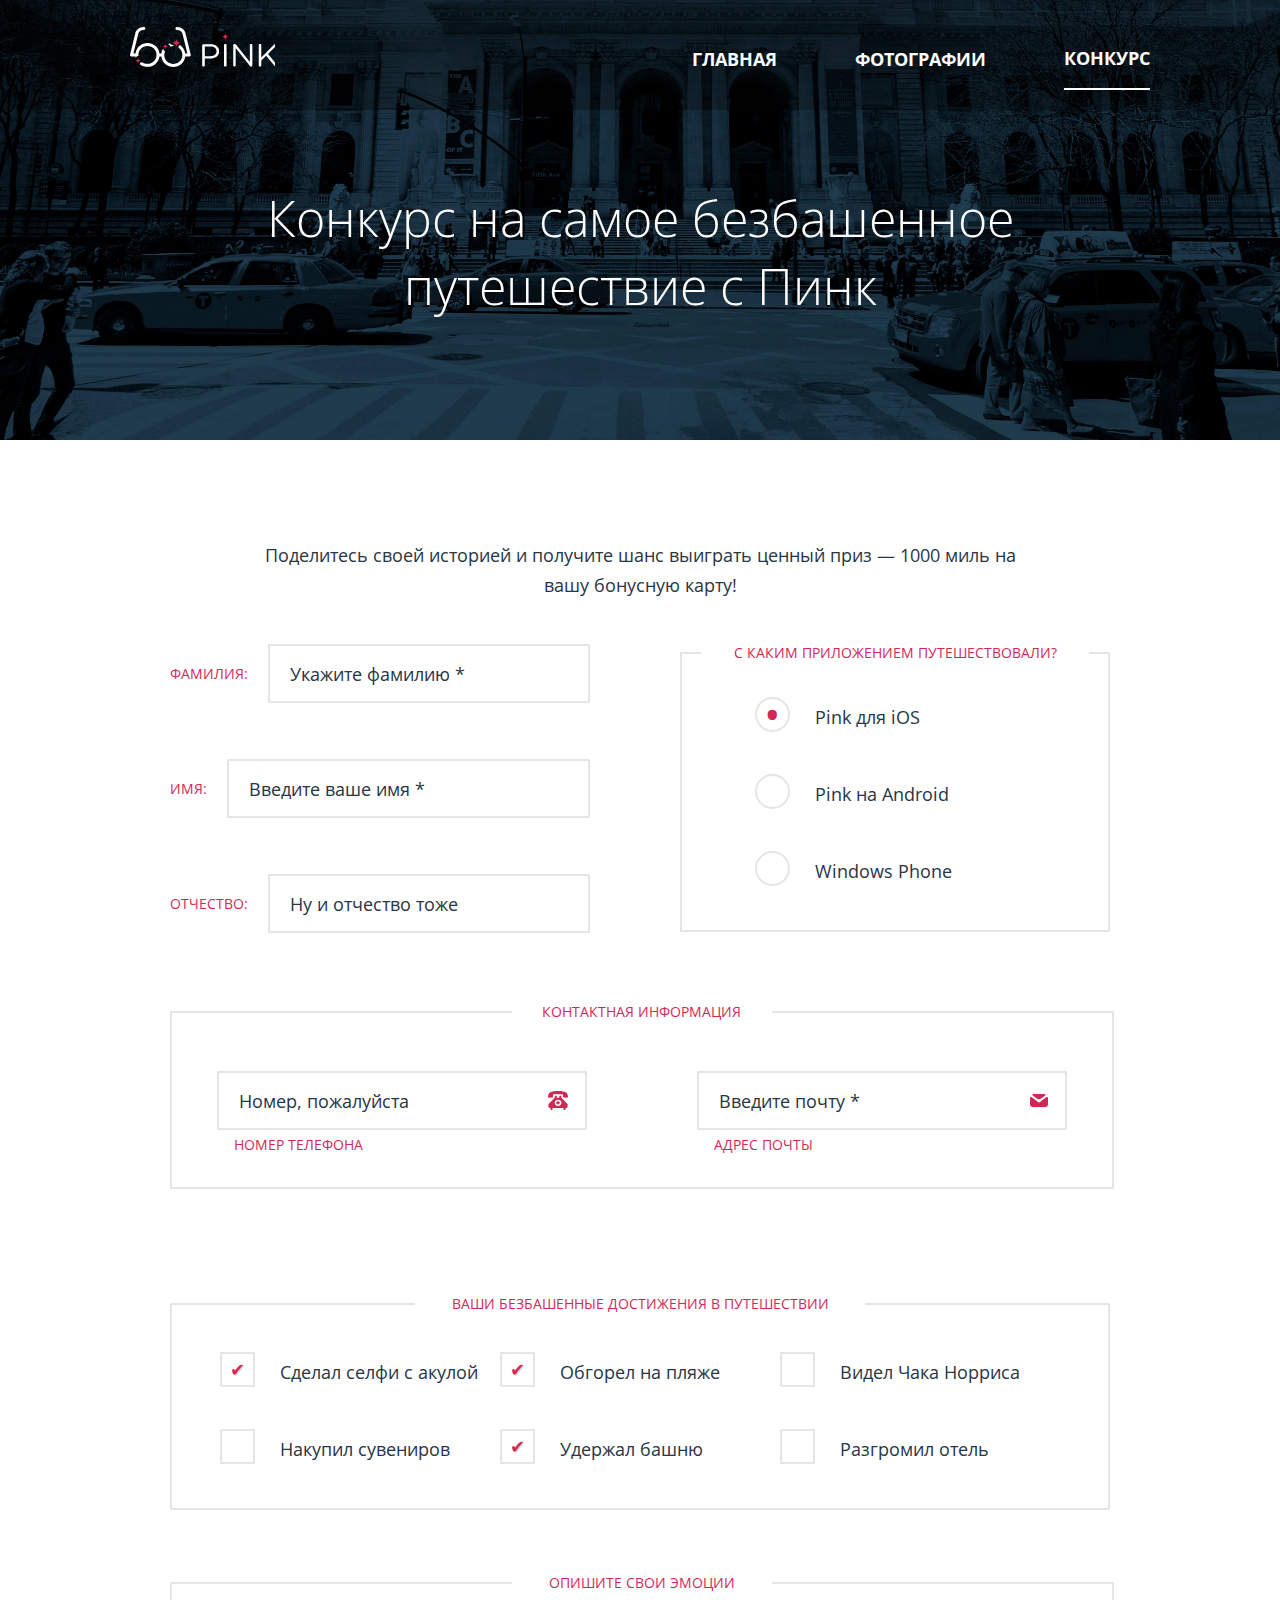
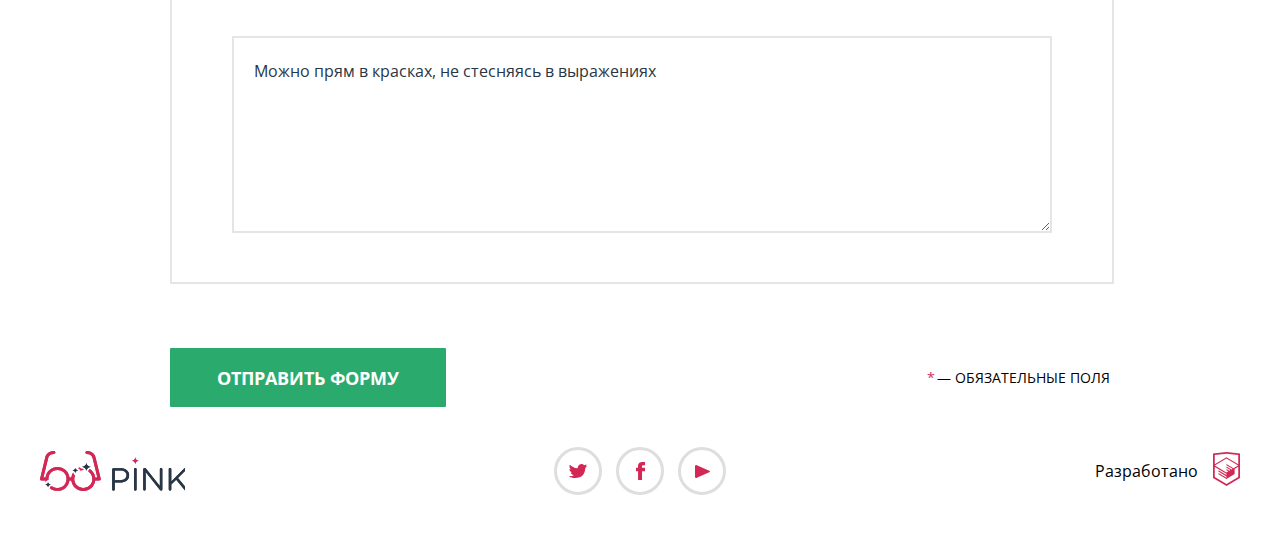
<file: form.html>
<!DOCTYPE html>
<html lang="en">
  <head>
    <meta charset="UTF-8" />
    <meta http-equiv="X-UA-Compatible" content="IE=edge" />
    <meta name="viewport" content="width=device-width, initial-scale=1.0" />
    <title>Form</title>
    <link rel="stylesheet" href="./css/form.css" />
  </head>
  <body>
    <header class="header">
      <nav class="nav" id="nav">
        <a href="./index.html" class="nav__logo"></a>
        <div class="burger burger--open" id="openBtnBurger"></div>

        <ul class="links none" id="mobileMenu">
          <li class="links__item">
            <a href="./index.html">главная</a>
          </li>
          <li class="links__item">
            <a href="./catalog.html">фотографии</a>
          </li>
          <li class="links__item links__item--active">
            <a href="./form.html">конкурс</a>
          </li>
        </ul>
      </nav>
      <h1 class="header__title">
        Конкурс на самое безбашенное путешествие с Пинк
      </h1>
    </header>

    <main class="main">
      <form class="form" action="" id="form">
        <section>
          <h2 class="catalog-promo">
            Поделитесь своей историей и получите шанс выиграть ценный приз —
            1000 миль на вашу бонусную карту!
          </h2>
        </section>
        <div class="wrapper-sections">
          <section class="name">
            <ul class="name__list">
              <li class="name__item">
                <span>ФАМИЛИЯ: </span>
                <input
                  type="text"
                  name="surname"
                  value=""
                  placeholder="Укажите фамилию *"
                  id="surname"
                  required
                />
              </li>

              <li class="name__item">
                <span>ИМЯ:</span>
                <input
                  type="text"
                  name="name"
                  value=""
                  placeholder="Введите ваше имя *"
                  id="name"
                  required
                />
              </li>

              <li class="name__item">
                <span>ОТЧЕСТВО:</span>
                <input
                  type="text"
                  name="patronymic"
                  value=""
                  placeholder="Ну и отчество тоже"
                  id="patronymic"
                />
              </li>
            </ul>
          </section>

          <section class="achievements">
            <fieldset>
              <legend class="achievements__title">
                Ваши безбашенные достижения в путешествии
              </legend>

              <ul class="achievements__list">
                <li class="achievements__item">
                  <input
                    class="achievements__input"
                    type="checkbox"
                    name="achievement"
                    id="selfie"
                    value="Сделал селфи с акулой"
                    checked
                  />
                  <label for="selfie">Сделал селфи с акулой</label>
                </li>

                <li class="achievements__item">
                  <input
                    class="achievements__input"
                    type="checkbox"
                    name="achievement"
                    id="sunburn"
                    value="Обгорел на пляже"
                    checked
                  />
                  <label for="sunburn">Обгорел на пляже</label>
                </li>

                <li class="achievements__item">
                  <input
                    class="achievements__input"
                    type="checkbox"
                    name="achievement"
                    id="celebrity"
                    value="Видел Чака Норриса"
                  />
                  <label for="celebrity">Видел Чака Норриса</label>
                </li>

                <li class="achievements__item">
                  <input
                    class="achievements__input"
                    type="checkbox"
                    name="achievement"
                    id="souvenirs"
                    value="Накупил сувениров"
                  />
                  <label for="souvenirs">Накупил сувениров</label>
                </li>

                <li class="achievements__item">
                  <input
                    class="achievements__input"
                    type="checkbox"
                    name="achievement"
                    id="tower"
                    value="Удержал башню"
                    checked
                  />
                  <label for="tower">Удержал башню</label>
                </li>

                <li class="achievements__item">
                  <input
                    class="achievements__input"
                    type="checkbox"
                    name="achievement"
                    id="hotel"
                    value="Разгромил отель"
                  />
                  <label for="hotel">Разгромил отель</label>
                </li>
              </ul>
            </fieldset>
          </section>

          <section class="contacts">
            <fieldset>
              <legend class="contacts__title">контактная информация</legend>
              <ul class="contacts__list">
                <li class="contacts__item">
                  <span class="contacts__number">НОМЕР ТЕЛЕФОНА</span>
                  <input
                    type="tel"
                    placeholder="Номер, пожалуйста"
                    name="phone"
                    id="tel"
                  />
                </li>

                <li class="contacts__item">
                  <span class="contacts__number">АДРЕС ПОЧТЫ</span>
                  <input
                    type="email"
                    placeholder="Введите почту *"
                    name="email"
                    id="email"
                    required
                  />
                </li>
              </ul>
            </fieldset>
          </section>

          <section class="devices">
            <fieldset>
              <legend class="devices__title">
                С каким приложением путешествовали?
              </legend>

              <ul class="devices__list">
                <li class="devices__item">
                  <input
                    class="devices__input"
                    type="radio"
                    name="deviceChoice"
                    value="IOS"
                    id="ios"
                    checked
                  /><label for="ios">Pink для iOS</label>
                </li>

                <li class="devices__item">
                  <input
                    class="devices__input"
                    type="radio"
                    name="deviceChoice"
                    value="Android"
                    id="android"
                  /><label for="android">Pink на Android</label>
                </li>

                <li class="devices__item">
                  <input
                    class="devices__input"
                    type="radio"
                    name="deviceChoice"
                    value="Windows Phone"
                    id="windows"
                  /><label for="windows">Windows Phone</label>
                </li>
              </ul>
            </fieldset>
          </section>

          <section class="comment">
            <fieldset>
              <legend class="comment__title">ОПИШИТЕ СВОИ ЭМОЦИИ</legend>

              <textarea
                class="comment__input"
                name="comment"
                id="comment"
                placeholder="Можно прям в красках, не стесняясь в выражениях"
              ></textarea>
            </fieldset>
          </section>

          <section class="form-btn">
            <button class="form__btn" id="formBtn">Отправить форму</button>
            <span class="form__text"
              ><p>*</p>
              — обязательные поля</span
            >
          </section>
        </div>
      </form>
    </main>

    <footer class="footer">
      <a href="./index.html" class="footer__logo"
        ><div class="footer__logo"></div
      ></a>
      <ul class="footer__social-list">
        <li class="footer__social-item">
          <a href="#">
            <svg
              width="18"
              height="14"
              viewBox="0 0 18 14"
              xmlns="http://www.w3.org/2000/svg"
            >
              <path
                d="M11.5641 0.168904C12.2458 -0.0461515 12.9837 -0.0560928 13.6719 0.140507C14.3602 0.337107 14.9633 0.730138 15.3947 1.26319C16.1053 1.05385 16.8055 0.815959 17.5263 0.606617C17.5164 0.925848 17.4299 1.23907 17.2732 1.52372C17.1165 1.80837 16.8935 2.05738 16.6201 2.2528C16.8726 2.27877 17.1281 2.25112 17.3673 2.17197C17.6064 2.09281 17.8228 1.96424 18 1.79606C17.901 2.20987 17.6999 2.59695 17.4123 2.92708C17.1247 3.2572 16.7585 3.52144 16.3421 3.69916C16.095 9.96988 12.9748 14.1662 5.65332 13.9949H5.14874C4.70595 13.9949 0.731121 13.5667 0 12.2441C1.75201 12.4899 3.53888 12.0976 4.98398 11.1498C3.95423 10.8643 2.13158 10.7026 1.82265 8.40934C2.2108 8.54337 2.6321 8.57306 3.03776 8.49498C1.76087 7.70519 0.339817 7.0391 0.422197 4.99327C0.819634 5.29882 1.3269 5.45507 1.84325 5.43098C1.10183 5.20261 -0.24714 2.30989 0.895881 0.825474C2.82151 2.54778 4.86041 4.17493 8.48512 4.3367C8.71167 2.20522 9.68993 0.777896 11.5641 0.168904Z"
              />
            </svg>
          </a>
        </li>

        <li class="footer__social-item">
          <a href="">
            <svg
              width="9"
              height="18"
              viewBox="0 0 9 18"
              xmlns="http://www.w3.org/2000/svg"
            >
              <path
                d="M6.50865 3.19324H9V0H6.02076C2.76125 0.171067 1.59862 2.27138 2.07612 5.81626H0V9.15206H2.07612V18H6.02076V9.15206H8.97924V5.81626H6.01038C5.98962 4.81837 5.96886 3.52587 6.50865 3.19324Z"
              />
            </svg>
          </a>
        </li>

        <li class="footer__social-item">
          <a href="">
            <svg
              width="15"
              height="13"
              viewBox="0 0 15 13"
              xmlns="http://www.w3.org/2000/svg"
            >
              <path
                d="M1.83356 12.8089C1.64633 12.9278 1.42471 12.9941 1.19626 12.9996C0.967817 13.0051 0.74263 12.9495 0.548717 12.8398C0.354804 12.7301 0.200724 12.571 0.105646 12.3824C0.010569 12.1938 -0.0213097 11.984 0.0139762 11.779V1.22097C-0.0213097 1.01605 0.010569 0.806234 0.105646 0.617628C0.200724 0.429021 0.354804 0.269949 0.548717 0.1602C0.74263 0.0504516 0.967817 -0.00512927 1.19626 0.000372265C1.42471 0.0058738 1.64633 0.0722149 1.83356 0.191142L14.2333 5.69284C15.2556 6.13817 15.2556 6.86183 14.2333 7.30716L1.83356 12.8089Z"
              />
            </svg>
          </a>
        </li>
      </ul>

      <div class="footer__html-logo">
        <span>Разработано</span>
        <a href="#">
          <svg
            width="27"
            height="34"
            viewBox="0 0 27 34"
            xmlns="http://www.w3.org/2000/svg"
          >
            <path
              d="M13.6426 0.0157537L13.5 0L0 1.40733V26.0129L13.5 34L27 26.0129V1.40733L13.6426 0.0157537ZM25.2344 25.0151L13.5 31.9573L1.76561 25.0151V14.9293L13.4507 21.8451L13.4701 23.0984L5.45351 18.3548L5.44295 19.5801L13.4894 24.3885L13.5088 25.675L5.46408 20.9174L5.45351 22.1427L13.5 26.9511L21.6239 22.1182V20.8929V16.909L25.2432 14.7595L25.2344 25.0151ZM25.2344 13.4519L22.0147 15.3319L20.5325 16.2071L13.4666 12.0201L13.456 13.2454L19.4957 16.818L19.4429 16.8495L19.3126 16.9247L18.4536 17.4166L13.4666 14.4689L13.456 15.6942L17.3921 18.0222L16.4591 18.6314L16.438 18.6436L13.4666 16.902L13.456 18.1273L15.4029 19.2615L13.4155 20.4483L1.7973 13.5762L13.4349 6.61831L25.2344 13.4519ZM25.2344 12.2266L13.4401 5.31075L1.76561 12.2196V2.9897L13.5 1.76442L25.2344 2.9897V12.2266Z"
              fill=""
            />
          </svg>
        </a>
      </div>
    </footer>

    <div class="modal" id="modal">
      <div class="wrapper-text">
        <h2 class="modal__title">Ваша заявка отправлена</h2>

        <p class="modal__text">
          Спасибо за ваше участие, ваша заявка уже поступила к нам. В ближайшее
          время мы рассмотрим ее и оповестим вас.
        </p>
      </div>

      <div class="wrapper-btn">
        <button class="modal__btn" id="modalBtn">ЗАКРЫТЬ ОКНО</button>
      </div>
    </div>
  </body>
  <script src="./js/burger.js"></script>
  <script src="./js/form.js"></script>
</html>
</file>
<file: css/catalog.css>
@import url(./index.css);

@import url(./catalog/mobile.css);
@import url(./catalog/tablet.css);
@import url(./catalog/desctop.css);
</file>
<file: css/form.css>
@import url(./index.css);
@import url(./catalog.css);


@import url(./form/mobile.css);
@import url(./form/tablet.css);
@import url(./form/desctop.css);
</file>
<file: css/index.css>
@import url('https://fonts.googleapis.com/css2?family=Open+Sans:wght@300;400;500;600;700;800&display=swap');

@import url(./reset.css);
@import url(./index/mobile.css);
@import url(./index/tablet.css);
@import url(./index/desctop.css);
</file>
